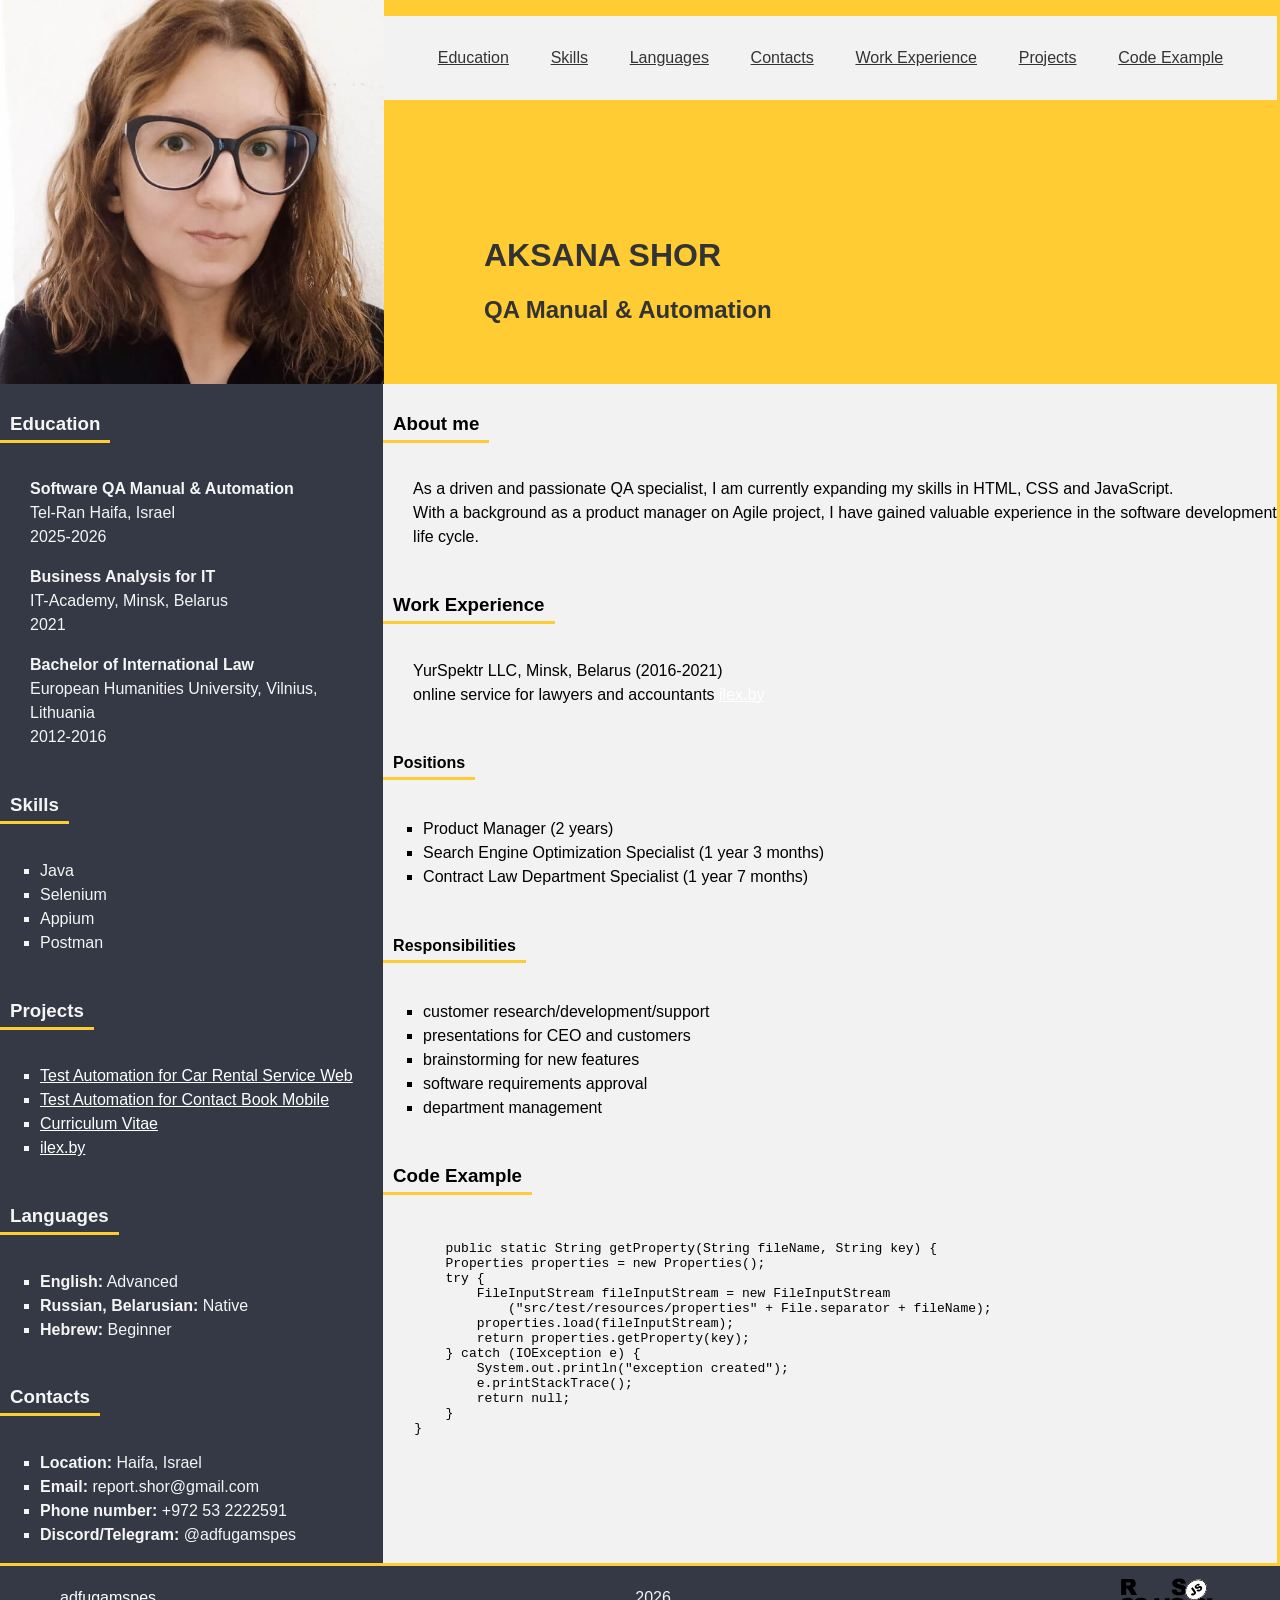
<file: index.html>
<!DOCTYPE html>
<html lang="en">
<head>
    <meta charset="UTF-8">
    <meta name="viewport" content="width=device-width, initial-scale=1.0">
    <title>Aksana Shor CV</title>
    <link rel="stylesheet" href="./style.css">
    </head>
<body>
    <header>
        <div class="container">
            <img class="my-photo-image" src="assets/img/my-photo.jpg" alt="my-photo">
            <div class="header-info">
                <nav class="nav">
                    <ul class="nav-list">
                        <li class="nav-item"><a href="#education" class="nav-link">Education</a></li>
                        <li class="nav-item"><a href="#skills" class="nav-link">Skills</a></li>
                        <li class="nav-item"><a href="#languages" class="nav-link">Languages</a></li>
                        <li class="nav-item"><a href="#contacts" class="nav-link">Contacts</a></li>
                        <li class="nav-item"><a href="#work-experience" class="nav-link">Work Experience</a></li>
                        <li class="nav-item"><a href="#projects" class="nav-link">Projects</a></li>
                        <li class="nav-item"><a href="#code-example" class="nav-link">Code Example</a></li>
                    </ul>
                </nav>
                <div class="header-info-name">
                    <h1 class="header-info">AKSANA SHOR</h1>
                    <h2 class="header-info">QA Manual &amp; Automation</h2>
                    
                </div>
            </div>
        </div>
    </header>


    <main>
            <div class="main-container">
                <aside class="additional-info">
                    <div class="container-additional-info">
                        <div class="education">
                            <a id="education"></a>
                                <h3>Education</h3>
                                <p><b>Software QA Manual &amp; Automation</b>
                                    <br>Tel-Ran Haifa, Israel
                                    <br>2025-2026</p>
                                <p><b>Business Analysis for IT</b>
                                    <br> IT-Academy, Minsk, Belarus
                                    <br> 2021</p>
                                <p><b>Bachelor of International Law</b>
                                    <br>European Humanities University, Vilnius, Lithuania
                                <br>2012-2016</p>
                                </div>
                            <div class="skills">
                            <a id="skills"></a>
                        <h3>Skills</h3>
                        <ul>
                            <li>Java</li>
                            <li>Selenium</li>
                            <li>Appium</li>
                            <li>Postman</li>
                        </ul>
                    </div>  
                <div class="projects">
                    <a id="projects"></a>
                    <h3>Projects</h3>
                    <ul>
                        <li><a href="https://github.com/adfugamspes/QA50_32_iLCarro_Web">Test Automation for Car Rental Service Web</a></li>
                        <li><a href="https://github.com/adfugamspes/QA_50_32_PhoneBook_ApiRest_Mobile">Test Automation for Contact Book  Mobile</a></li>
                        <li><a href="https://adfugamspes.github.io/rsschool-cv/">Curriculum Vitae</a></li>
                        <li><a href="https://ilex.by/ob-ilex/">ilex.by</a></li>
                    </ul>  
                </div>
                    <div class="languages">
                        <a id="languages"></a> 
                        <h3>Languages</h3>
                        <ul>
                            <li><b>English:</b> Advanced</li>
                            <li><b>Russian, Belarusian:</b> Native</li>
                            <li><b>Hebrew:</b> Beginner</li>
                        </ul>
                    </div>
                    <div class="contacts">
                        <a id="contacts"></a>
                        <h3>Contacts</h3>
                        <ul>
                            <li><b>Location:</b> Haifa, Israel</li>
                            <li><b>Email:</b> report.shor@gmail.com</li>
                            <li><b>Phone number:</b> +972 53 2222591</li>
                            <li><b>Discord/Telegram:</b> @adfugamspes</li>
                        </ul>
                    </div>
                </div>
                </aside>
                <div class="main-info">
                    <div class="container-main-info">
                        <h3>About me</h3>
                        <p>As a driven and passionate QA specialist, I am currently expanding my skills in HTML, CSS and JavaScript.<br>
                         With a background as a product manager on Agile project, I have gained valuable experience in the software development life cycle.</p>
                        <a id="work-experience"></a> 
                    <h3>Work Experience</h3>
                    <p>YurSpektr LLC, Minsk, Belarus (2016-2021)
                        <br>
                        online service for lawyers and accountants <a href="https://ilex.by/ob-ilex/">ilex.by</a> 
                    </p>
                    <h4>Positions</h4>
                    <ul>
                        <li>Product Manager (2 years)</li>
                        <li>Search Engine Optimization Specialist (1 year 3 months)</li>
                        <li>Contract Law Department Specialist (1 year 7 months)</li>
                    </ul>
                    <h4>Responsibilities</h4>
                    <ul>
                        <li>customer research/development/support</li>
                        <li>presentations for CEO and customers</li>
                        <li>brainstorming for new features</li>
                        <li>software requirements approval</li>
                        <li>department management</li>
                    </ul>
                    <a id="code-example"></a>                   
                    <h3>Code Example</h3>
                    <pre>
                        <code>
        public static String getProperty(String fileName, String key) {
        Properties properties = new Properties();
        try {
            FileInputStream fileInputStream = new FileInputStream
                ("src/test/resources/properties" + File.separator + fileName);
            properties.load(fileInputStream);
            return properties.getProperty(key);
        } catch (IOException e) {
            System.out.println("exception created");
            e.printStackTrace();
            return null;
        }
    }
                        </code>
                    </pre>
                </div>
                </div>
                </div>
    </main>


    <footer class="footer">
        <div class="container">
            <div class="footer-container">
                <a href="https://github.com/adfugamspes">adfugamspes</a>
                <p>2026</p>
                <a href="https://rs.school/courses/javascript-preschool-ru">
                <img class="rs-school-image" src="assets/svg/rsschool-logo.svg" alt="rsschool-logo">
                </a>
            </div> 
        </div>
    </footer>
</body>
</html>
</file>
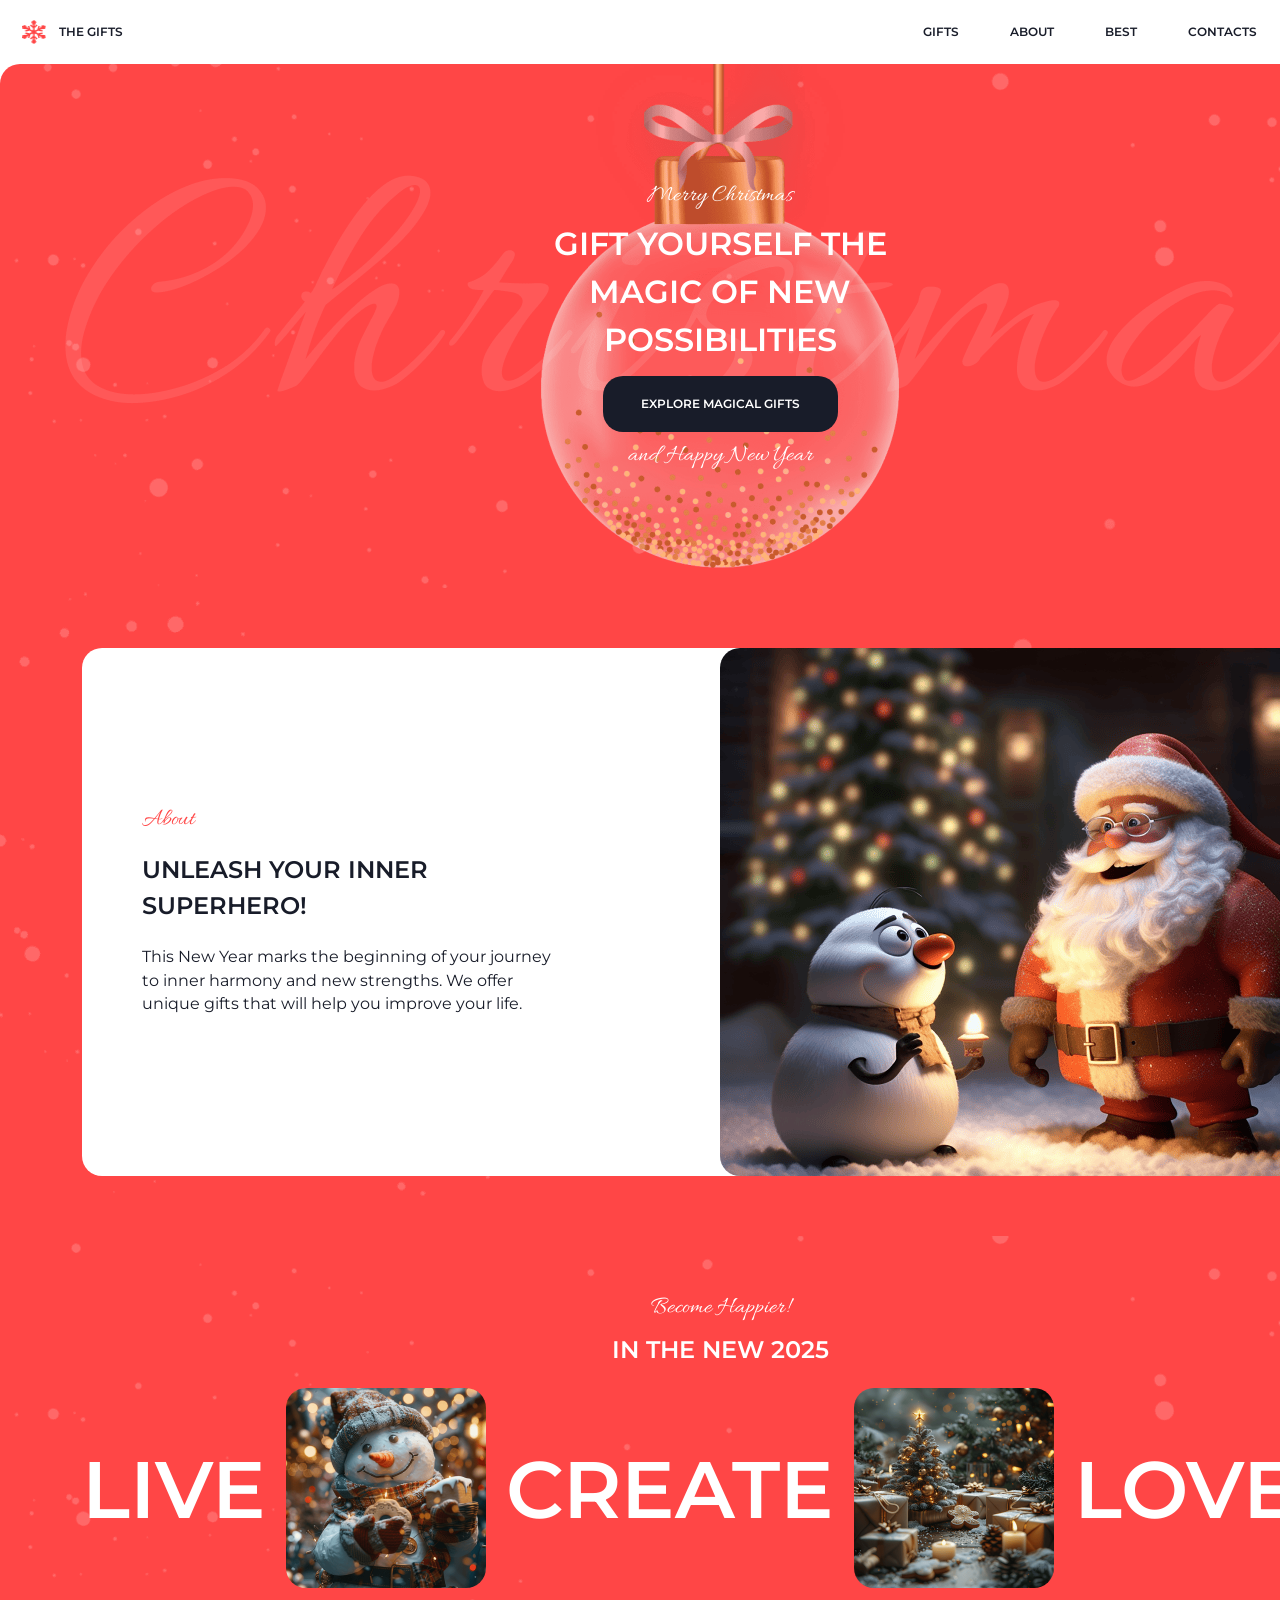
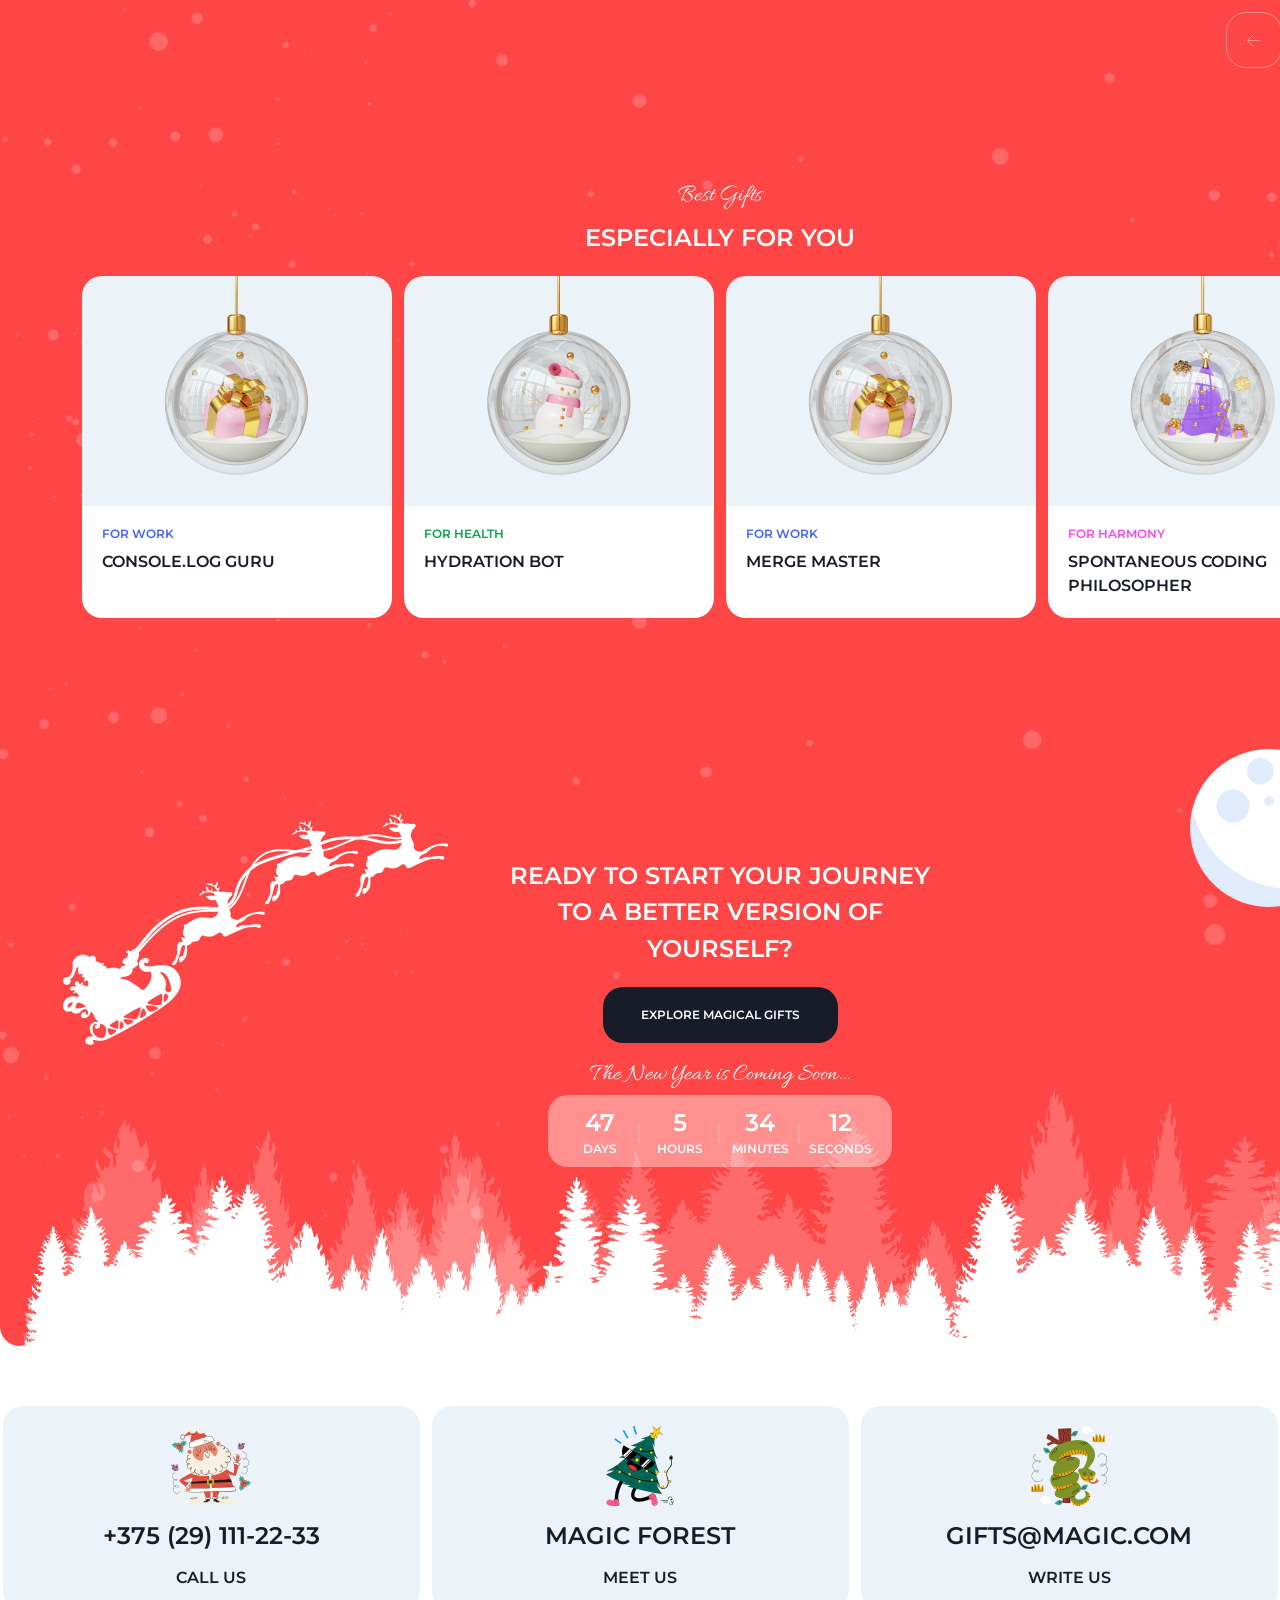
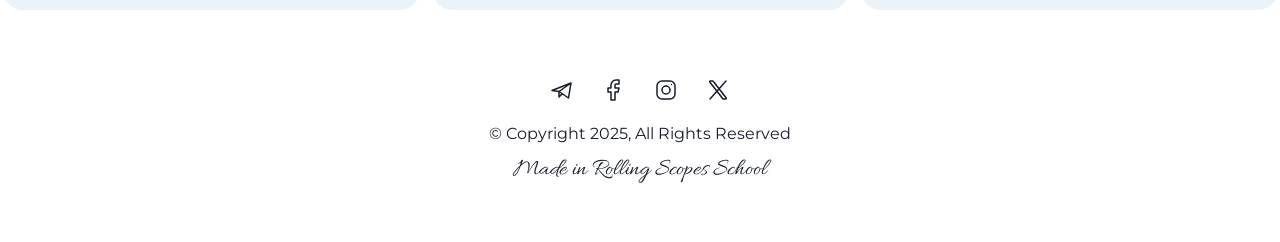
<file: christmas-shop/index.html>
<!DOCTYPE html>
<html lang="en">

<head>
    <meta charset="UTF-8">
    <meta name="viewport" content="width=device-width, initial-scale=1.0">
    <title>Home Page</title>
    <link rel="icon" href="assets/Vector.png" type="image/png">
    <link rel="stylesheet" href="style.css">
    <link rel="preconnect" href="https://fonts.googleapis.com">
    <link rel="preconnect" href="https://fonts.gstatic.com" crossorigin>
    <link href="https://fonts.googleapis.com/css2?family=Allura&display=swap" rel="stylesheet">
    <link
        href="https://fonts.googleapis.com/css2?family=Allura&family=Montserrat:ital,wght@0,100..900;1,100..900&display=swap"
        rel="stylesheet">
</head>

<body>
    <header>
        <div class="container">
            <div class="header-container">
                <a class="logo" href="./">
                    <img alt="snowflake" src="assets/Vector.png">
                    THE GIFTS
                </a>
                <nav class="nav-menu">
                    <ul class="nav-menu-items">
                        <li><a href="gifts/">GIFTS</a></li>
                        <li><a href="#about">ABOUT</a></li>
                        <li><a href="#best">BEST</a></li>
                        <li><a href="#footer">CONTACTS</a></li>
                    </ul>
                </nav>

            </div>
        </div>
    </header>

    <main>
        <div class="container">
            <div class="main-container">
                <div class="hero-section">
                    <div class="congrats-container">
                        <p>Merry Christmas</p>
                        <h1>Gift yourself the magic of new possibilities</h1>
                        <a href="gifts/">Explore Magical Gifts</a>
                        <p>and Happy New Year</p>
                    </div>
                </div>
                <div id="about" class="about-section">
                    <div class="about-section-container">
                        <div class="about-section-text">
                            <p id="about-special">About</p>
                            <h2>Unleash your inner superhero!</h2>
                            <p>This New Year marks the beginning of your journey to inner harmony and new strengths. We
                                offer unique gifts that will help you improve your life.</p>
                        </div>
                        <img alt="santa-clause-and-snowman" src="assets/santa.png">
                    </div>
                </div>
                <div class="slider-section">
                    <div class="slider-container">
                        <div class="become-happier">
                            <p>Become Happier!</p>
                            <h2>in the new 2025</h2>
                        </div>
                        <div class="slider">
                            <div class="slide">
                                <p>Live</p>
                            </div>
                            <div class="slide">
                                <img alt="slider-image-1" src="assets/snowman.png">
                            </div>
                            <div class="slide">
                                <p>Create</p>
                            </div>
                            <div class="slide">
                                <img alt="slider-image-2" src="assets/christmas-trees.png">
                            </div>
                            <div class="slide">
                                <p>Love</p>
                            </div>
                            <div class="slide">
                                <img alt="slider-image-3" src="assets/christmas-tree-ball.png">
                            </div>
                            <div class="slide">
                                <p>Dream</p>
                            </div>
                            <div class="slide">
                                <img alt="slider-image-4" src="assets/fairytale-house.png">
                            </div>
                        </div>
                        <div class="slider-arrows">
                            <button disabled><svg width="14" height="13" viewBox="0 0 14 13"
                                    xmlns="http://www.w3.org/2000/svg">
                                    <path d="M13 6.5H0.5M0.5 6.5L6.5 0.5M0.5 6.5L6.5 12.5" stroke-linecap="round"
                                        stroke-linejoin="round" />
                                </svg>
                            </button>
                            <button><svg width="14" height="13" viewBox="0 0 14 13" xmlns="http://www.w3.org/2000/svg">
                                    <path d="M0.5 6.5H13M13 6.5L7 0.5M13 6.5L7 12.5" stroke-linecap="round"
                                        stroke-linejoin="round" />
                                </svg></button>

                        </div>
                    </div>
                </div>
                <div id="best" class="best-gifts-section">
                    <div class="best-gifts-container">
                        <p>Best Gifts</p>
                        <h2>especially for you</h2>
                        <div class="gift-cards">
                            <div class="card">
                                <img alt="image-card-1" src="assets/gift-for-work.png">
                                <div class="card-bottom blue">
                                    <h2>For work</h2>
                                    <h3>Console.log Guru</h3>
                                </div>
                            </div>

                            <div class="card">
                                <img alt="image-card-2" src="assets/gift-for-health.png">
                                <div class="card-bottom green">
                                    <h2>For health</h2>
                                    <h3>Hydration Bot</h3>
                                </div>
                            </div>

                            <div class="card">
                                <img alt="image-card-3" src="assets/gift-for-work.png">
                                <div class="card-bottom blue">
                                    <h2>For work</h2>
                                    <h3>Merge Master</h3>
                                </div>
                            </div>

                            <div class="card">
                                <img alt="image-card-4" src="assets/gift-for-harmony.png">
                                <div class="card-bottom purple">
                                    <h2>For harmony</h2>
                                    <h3>Spontaneous Coding Philosopher</h3>
                                </div>
                            </div>
                        </div>
                    </div>
                </div>

                <div class="CTA-section">
                    <div class="CTA-container">
                        <div class="CTA-text">
                            <h2>Ready to start your journey to a better version of yourself?</h2>
                            <a href="gifts/">Explore Magical Gifts</a>
                            <div class="timer-container">
                                <p>The New Year is Coming Soon...</p>
                                <div class="timer">
                                    <div class="timer-item">
                                        <h2>47</h2>
                                        <h3>days</h3>
                                    </div>
                                    <div class="timer-item">
                                        <h2>5</h2>
                                        <h3>hours</h3>
                                    </div>
                                    <div class="timer-item">
                                        <h2>34</h2>
                                        <h3>minutes</h3>
                                    </div>
                                    <div class="timer-item">
                                        <h2>12</h2>
                                        <h3>seconds</h3>
                                    </div>
                                </div>
                            </div>
                        </div>
                    </div>
                </div>
            </div>
        </div>
    </main>

    <footer>
        <div id="footer" class="container">
            <div class="footer-container">
                <div class="contact-info">
                    <a href="tel:+375291112233" class="contact-info-card">
                        <img alt="phone-image" src="assets/santa-claus.svg">
                        <p>+375 (29) 111-22-33</p>
                        <h3>Call Us</h3>
                    </a>
                    <a target="_blank" href="https://maps.app.goo.gl/oHwGcKvwKrzkac5cA" class="contact-info-card">
                        <img alt="phone-image" src="assets/christmas-tree.svg">
                        <p>Magic forest</p>
                        <h3>meet us</h3>
                    </a>
                    <a href="mailto:gifts@magic.com" class="contact-info-card">
                        <img alt="phone-image" src="assets/snake.svg">
                        <p>gifts@magic.com</p>
                        <h3>write us</h3>
                    </a>
                </div>
                <div class="footer-info">
                    <div class="footer-copyright">
                        <div class="social-networks">
                            <a>
                                <svg width="24" height="24" viewBox="0 0 24 24" fill="none"
                                    xmlns="http://www.w3.org/2000/svg">
                                    <path
                                        d="M21 5L2 12.5L9 13.5M21 5L18.5 20L9 13.5M21 5L9 13.5M9 13.5V19L12.2488 15.7229"
                                        stroke="#181C29" stroke-width="1.5" stroke-linecap="round"
                                        stroke-linejoin="round" />
                                </svg>
                            </a>
                            <a>
                                <svg width="24" height="24" viewBox="0 0 24 24" fill="none"
                                    xmlns="http://www.w3.org/2000/svg">
                                    <path
                                        d="M17 2H14C12.6739 2 11.4021 2.52678 10.4645 3.46447C9.52678 4.40215 9 5.67392 9 7V10H6V14H9V22H13V14H16L17 10H13V7C13 6.73478 13.1054 6.48043 13.2929 6.29289C13.4804 6.10536 13.7348 6 14 6H17V2Z"
                                        stroke="#181C29" stroke-width="1.5" stroke-linecap="round"
                                        stroke-linejoin="round" />
                                </svg>
                            </a>
                            <a>
                                <svg width="24" height="24" viewBox="0 0 24 24" fill="none"
                                    xmlns="http://www.w3.org/2000/svg">
                                    <path
                                        d="M12 16C14.2091 16 16 14.2091 16 12C16 9.79086 14.2091 8 12 8C9.79086 8 8 9.79086 8 12C8 14.2091 9.79086 16 12 16Z"
                                        stroke="#181C29" stroke-width="1.5" stroke-linecap="round"
                                        stroke-linejoin="round" />
                                    <path
                                        d="M3 16V8C3 5.23858 5.23858 3 8 3H16C18.7614 3 21 5.23858 21 8V16C21 18.7614 18.7614 21 16 21H8C5.23858 21 3 18.7614 3 16Z"
                                        stroke="#181C29" stroke-width="1.5" />
                                    <path d="M17.5 6.51L17.51 6.49889" stroke="#181C29" stroke-width="1.5"
                                        stroke-linecap="round" stroke-linejoin="round" />
                                </svg>
                            </a>
                            <a>
                                <svg width="24" height="24" viewBox="0 0 24 24" fill="none"
                                    xmlns="http://www.w3.org/2000/svg">
                                    <path
                                        d="M16.8198 20.7684L3.75317 3.96836C3.44664 3.57425 3.72749 3 4.22678 3H6.70655C6.8917 3 7.06649 3.08548 7.18016 3.23164L20.2468 20.0316C20.5534 20.4258 20.2725 21 19.7732 21H17.2935C17.1083 21 16.9335 20.9145 16.8198 20.7684Z"
                                        stroke="#181C29" stroke-width="1.5" />
                                    <path d="M20 3L4 21" stroke="#181C29" stroke-width="1.5" stroke-linecap="round" />
                                </svg>
                            </a>
                        </div>
                        <p>© Copyright 2025, All Rights Reserved</p>
                        <p><a target="_blank" href="https://rs.school/">Made in Rolling Scopes School</a></p>
                    </div>
                </div>
            </div>
        </div>
    </footer>
</body>

</html>
</file>
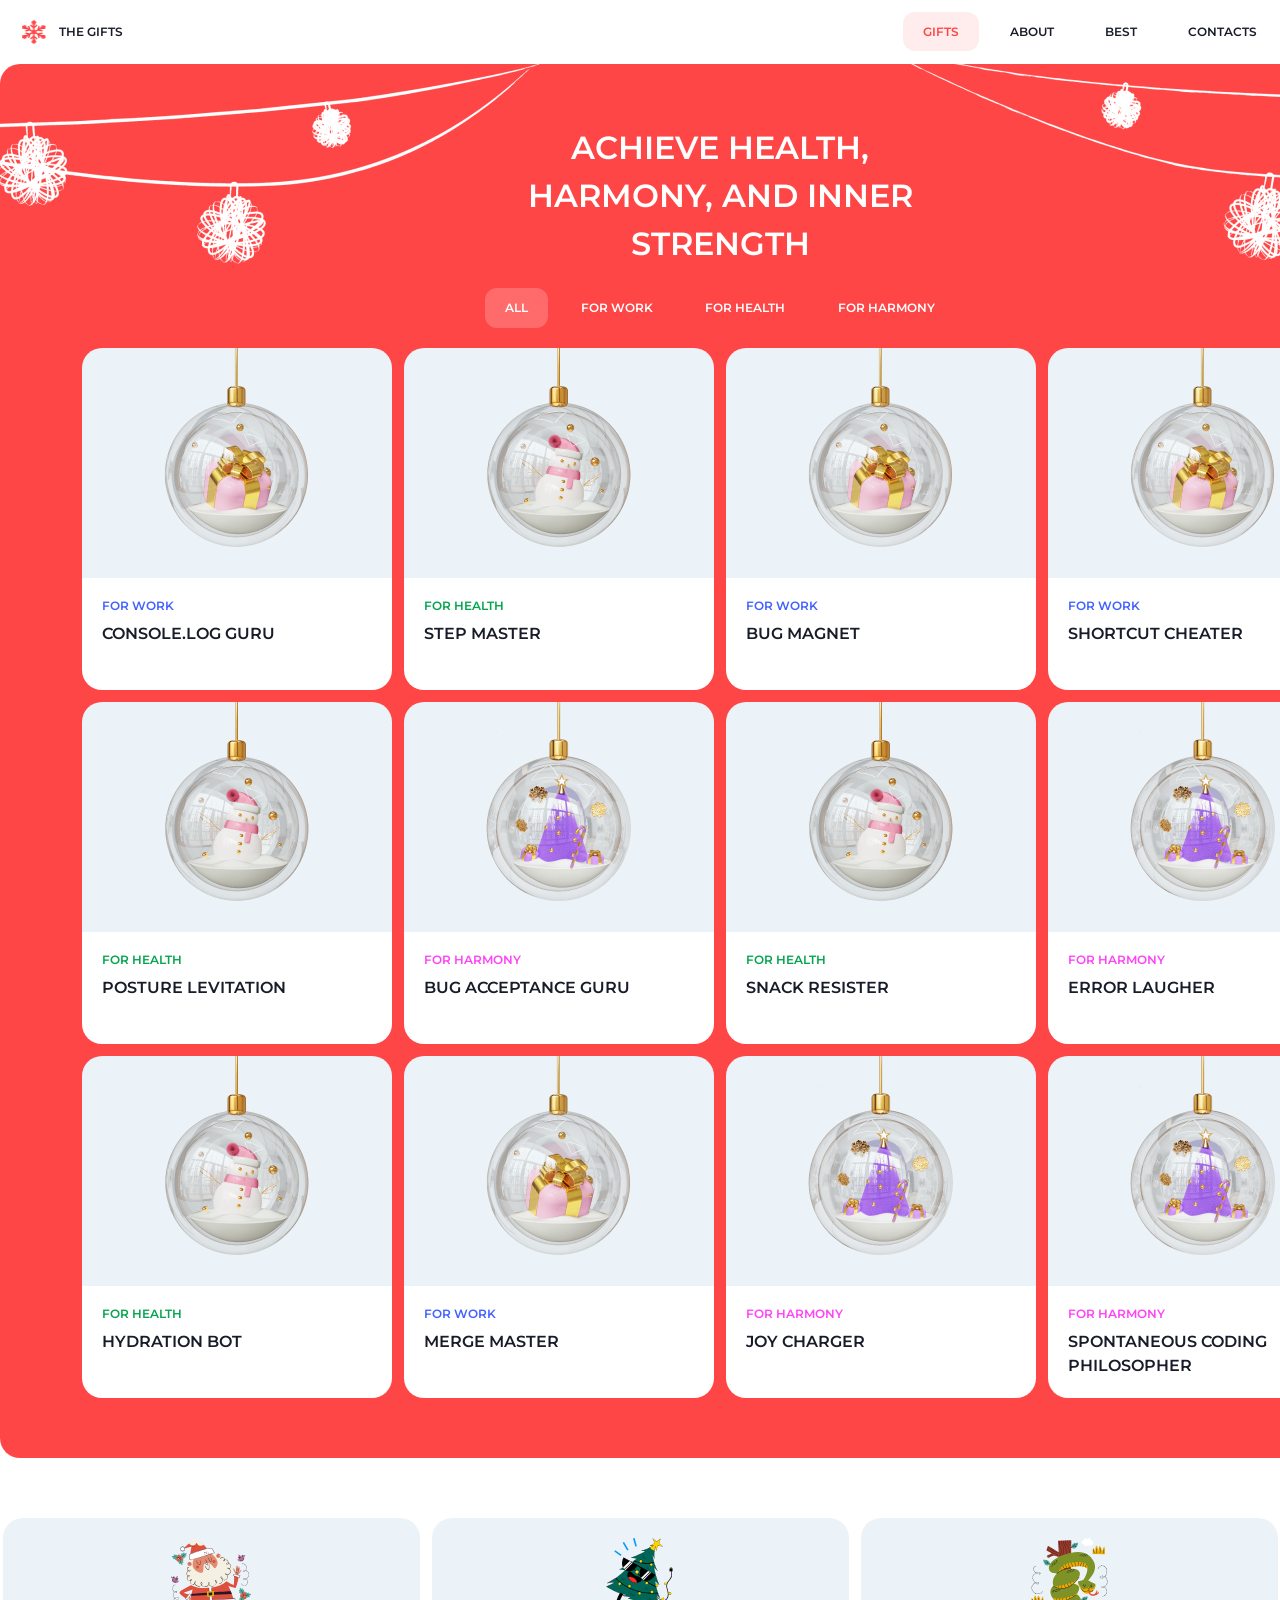
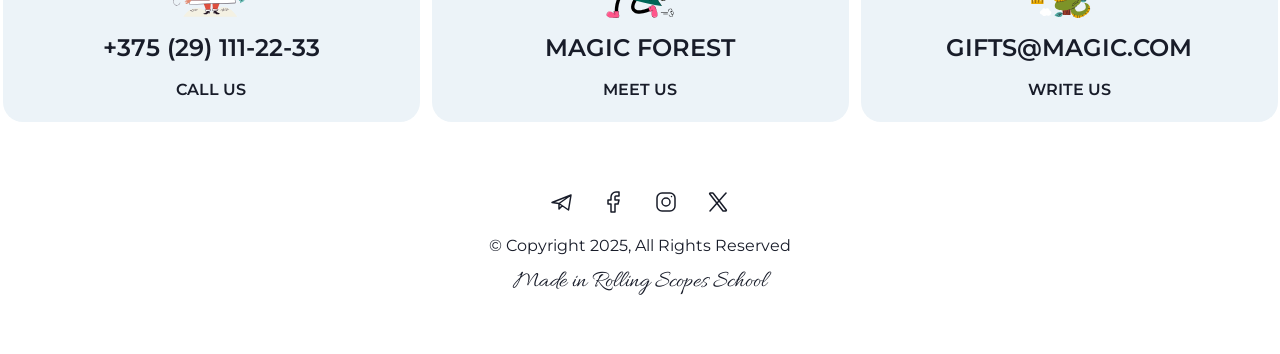
<file: christmas-shop/gifts/index.html>
<!DOCTYPE html>
<html lang="en">

<head>
    <meta charset="UTF-8">
    <meta name="viewport" content="width=device-width, initial-scale=1.0">
    <title>Gifts Page</title>
    <link rel="icon" href="../assets/Vector.png" type="image/png">
    <link rel="stylesheet" href="../style.css">
    <link rel="preconnect" href="https://fonts.googleapis.com">
    <link rel="preconnect" href="https://fonts.gstatic.com" crossorigin>
    <link href="https://fonts.googleapis.com/css2?family=Allura&display=swap" rel="stylesheet">
    <link
        href="https://fonts.googleapis.com/css2?family=Allura&family=Montserrat:ital,wght@0,100..900;1,100..900&display=swap"
        rel="stylesheet">
</head>

<body>
    <header>
        <div class="container">
            <div class="header-container">
                <a class="logo" href="../">
                    <img alt="snowflake" src="../assets/Vector.png">
                    THE GIFTS
                </a>
                <nav class="nav-menu">
                    <ul class="nav-menu-items">
                        <li><a aria-disabled="true">GIFTS</a></li>
                        <li><a href="../#about">ABOUT</a></li>
                        <li><a href="../#best">BEST</a></li>
                        <li><a href="#footer">CONTACTS</a></li>
                    </ul>
                </nav>
            </div>
        </div>
    </header>

    <main>
        <div class="container">
            <div class="gift-section">
                <div class="gift-garland-container">
                </div>
                <div class="gift-section-content">
                    <h1>Achieve health, harmony, and inner strength</h1>
                    <div class="tabs-container">
                        <button disabled class="tab-item">All</button>
                        <button class="tab-item">For Work</button>
                        <button class="tab-item">For Health</button>
                        <button class="tab-item">For Harmony</button>
                    </div>
                    <div class="cards-container">
                        <div class="card">
                            <img alt="card-1" src="../assets/gift-for-work.png">
                            <div class="card-bottom blue">
                                <h2>For work</h2>
                                <h3>Console.log Guru</h3>
                            </div>
                        </div>

                        <div class="card">
                            <img alt="card-2" src="../assets/gift-for-health.png">
                            <div class="card-bottom green">
                                <h2>For health</h2>
                                <h3>Step Master</h3>
                            </div>
                        </div>

                        <div class="card">
                            <img alt="card-3" src="../assets/gift-for-work.png">
                            <div class="card-bottom blue">
                                <h2>For work</h2>
                                <h3>Bug Magnet</h3>
                            </div>
                        </div>

                        <div class="card">
                            <img alt="card-4" src="../assets/gift-for-work.png">
                            <div class="card-bottom blue">
                                <h2>For work</h2>
                                <h3>Shortcut Cheater</h3>
                            </div>
                        </div>

                        <div class="card">
                            <img alt="card-5" src="../assets/gift-for-health.png">
                            <div class="card-bottom green">
                                <h2>For health</h2>
                                <h3>Posture Levitation</h3>
                            </div>
                        </div>

                        <div class="card">
                            <img alt="card-6" src="../assets/gift-for-harmony.png">
                            <div class="card-bottom purple">
                                <h2>For harmony</h2>
                                <h3>Bug Acceptance Guru</h3>
                            </div>
                        </div>

                        <div class="card">
                            <img alt="card-7" src="../assets/gift-for-health.png">
                            <div class="card-bottom green">
                                <h2>For health</h2>
                                <h3>Snack Resister</h3>
                            </div>
                        </div>

                        <div class="card">
                            <img alt="card-8" src="../assets/gift-for-harmony.png">
                            <div class="card-bottom purple">
                                <h2>For harmony</h2>
                                <h3>Error Laugher</h3>
                            </div>
                        </div>

                        <div class="card">
                            <img alt="card-9" src="../assets/gift-for-health.png">
                            <div class="card-bottom green">
                                <h2>For health</h2>
                                <h3>Hydration Bot</h3>
                            </div>
                        </div>

                        <div class="card">
                            <img alt="card-10" src="../assets/gift-for-work.png">
                            <div class="card-bottom blue">
                                <h2>For work</h2>
                                <h3>Merge Master</h3>
                            </div>
                        </div>

                        <div class="card">
                            <img alt="card-11" src="../assets/gift-for-harmony.png">
                            <div class="card-bottom purple">
                                <h2>For harmony</h2>
                                <h3>Joy Charger</h3>
                            </div>
                        </div>

                        <div class="card">
                            <img alt="card-12" src="../assets/gift-for-harmony.png">
                            <div class="card-bottom purple">
                                <h2>For harmony</h2>
                                <h3>Spontaneous Coding Philosopher</h3>
                            </div>
                        </div>
                    </div>
                </div>
            </div>
        </div>
    </main>

    <footer>
        <div id="footer" class="container">
            <div class="footer-container">
                <div class="contact-info">
                    <a href="tel:+375291112233" class="contact-info-card">
                        <img alt="phone-image" src="../assets/santa-claus.svg">
                        <p>+375 (29) 111-22-33</p>
                        <h3>Call Us</h3>
                    </a>
                    <a target="_blank" href="https://maps.app.goo.gl/oHwGcKvwKrzkac5cA" class="contact-info-card">
                        <img alt="phone-image" src="../assets/christmas-tree.svg">
                        <p>Magic forest</p>
                        <h3>meet us</h3>
                    </a>
                    <a href="mailto:gifts@magic.com" class="contact-info-card">
                        <img alt="phone-image" src="../assets/snake.svg">
                        <p>gifts@magic.com</p>
                        <h3>write us</h3>
                    </a>
                </div>
                <div class="footer-info">
                    <div class="footer-copyright">
                        <div class="social-networks">
                            <a>
                                <svg width="24" height="24" viewBox="0 0 24 24" fill="none"
                                    xmlns="http://www.w3.org/2000/svg">
                                    <path
                                        d="M21 5L2 12.5L9 13.5M21 5L18.5 20L9 13.5M21 5L9 13.5M9 13.5V19L12.2488 15.7229"
                                        stroke="#181C29" stroke-width="1.5" stroke-linecap="round"
                                        stroke-linejoin="round" />
                                </svg>
                            </a>
                            <a>
                                <svg width="24" height="24" viewBox="0 0 24 24" fill="none"
                                    xmlns="http://www.w3.org/2000/svg">
                                    <path
                                        d="M17 2H14C12.6739 2 11.4021 2.52678 10.4645 3.46447C9.52678 4.40215 9 5.67392 9 7V10H6V14H9V22H13V14H16L17 10H13V7C13 6.73478 13.1054 6.48043 13.2929 6.29289C13.4804 6.10536 13.7348 6 14 6H17V2Z"
                                        stroke="#181C29" stroke-width="1.5" stroke-linecap="round"
                                        stroke-linejoin="round" />
                                </svg>
                            </a>
                            <a>
                                <svg width="24" height="24" viewBox="0 0 24 24" fill="none"
                                    xmlns="http://www.w3.org/2000/svg">
                                    <path
                                        d="M12 16C14.2091 16 16 14.2091 16 12C16 9.79086 14.2091 8 12 8C9.79086 8 8 9.79086 8 12C8 14.2091 9.79086 16 12 16Z"
                                        stroke="#181C29" stroke-width="1.5" stroke-linecap="round"
                                        stroke-linejoin="round" />
                                    <path
                                        d="M3 16V8C3 5.23858 5.23858 3 8 3H16C18.7614 3 21 5.23858 21 8V16C21 18.7614 18.7614 21 16 21H8C5.23858 21 3 18.7614 3 16Z"
                                        stroke="#181C29" stroke-width="1.5" />
                                    <path d="M17.5 6.51L17.51 6.49889" stroke="#181C29" stroke-width="1.5"
                                        stroke-linecap="round" stroke-linejoin="round" />
                                </svg>
                            </a>
                            <a>
                                <svg width="24" height="24" viewBox="0 0 24 24" fill="none"
                                    xmlns="http://www.w3.org/2000/svg">
                                    <path
                                        d="M16.8198 20.7684L3.75317 3.96836C3.44664 3.57425 3.72749 3 4.22678 3H6.70655C6.8917 3 7.06649 3.08548 7.18016 3.23164L20.2468 20.0316C20.5534 20.4258 20.2725 21 19.7732 21H17.2935C17.1083 21 16.9335 20.9145 16.8198 20.7684Z"
                                        stroke="#181C29" stroke-width="1.5" />
                                    <path d="M20 3L4 21" stroke="#181C29" stroke-width="1.5" stroke-linecap="round" />
                                </svg>
                            </a>
                        </div>
                        <p>© Copyright 2025, All Rights Reserved</p>
                        <p><a target="_blank" href="https://rs.school/">Made in Rolling Scopes School</a></p>
                    </div>
                </div>
            </div>
        </div>
    </footer>

</body>

</html>
</file>
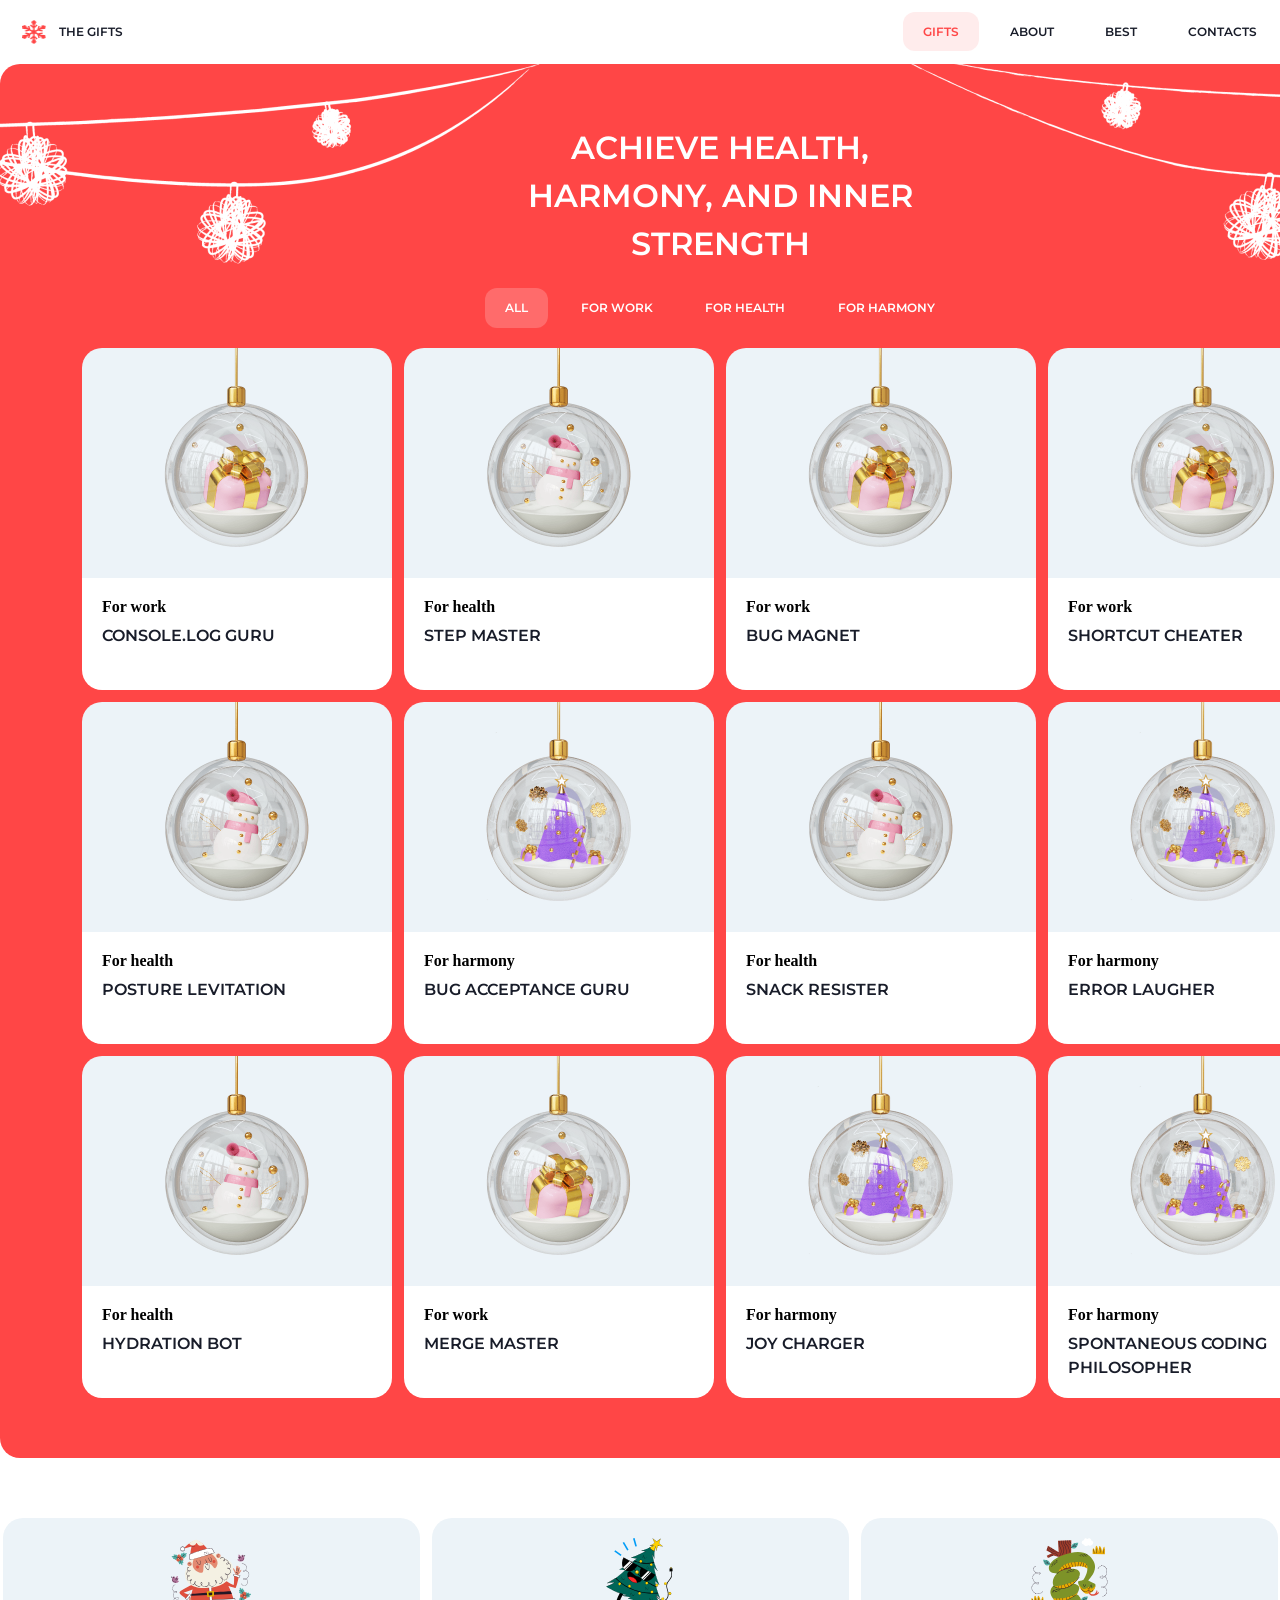
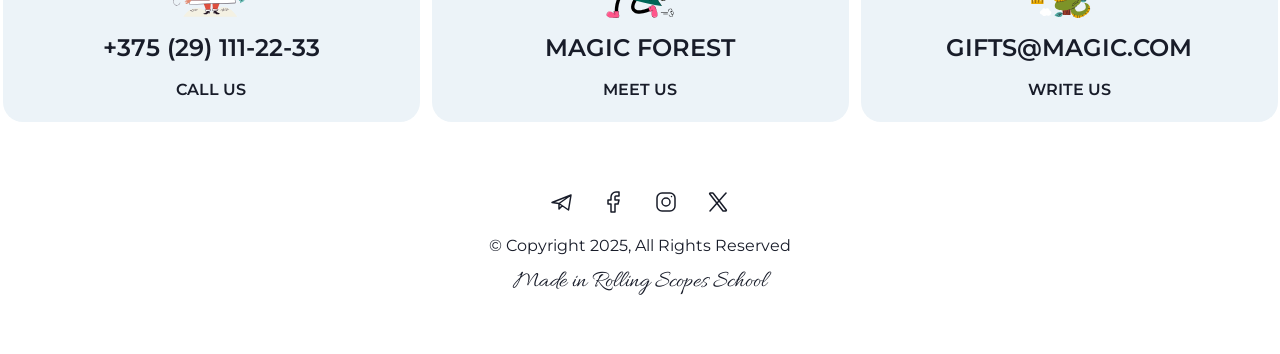
<file: christmas-shop/gifts.html>
<!DOCTYPE html>
<html lang="en">

<head>
    <meta charset="UTF-8">
    <meta name="viewport" content="width=device-width, initial-scale=1.0">
    <title>Gifts Page</title>
    <link rel="icon" href="assets/Vector.png" type="image/png">
    <link rel="stylesheet" href="style.css">
    <link rel="preconnect" href="https://fonts.googleapis.com">
    <link rel="preconnect" href="https://fonts.gstatic.com" crossorigin>
    <link href="https://fonts.googleapis.com/css2?family=Allura&display=swap" rel="stylesheet">
    <link
        href="https://fonts.googleapis.com/css2?family=Allura&family=Montserrat:ital,wght@0,100..900;1,100..900&display=swap"
        rel="stylesheet">
</head>

<body>
    <header>
        <div class="container">
            <div class="header-container">
                <a class="logo" href="index.html">
                    <img alt="snowflake" src="assets/Vector.png">
                    THE GIFTS
                </a>
                <nav class="nav-menu">
                    <ul class="nav-menu-items">
                        <li><a aria-disabled="true">GIFTS</a></li>
                        <li><a href="index.html#about">ABOUT</a></li>
                        <li><a href="index.html#best">BEST</a></li>
                        <li><a href="#footer">CONTACTS</a></li>
                    </ul>
                </nav>
            </div>
        </div>
    </header>

    <main>
        <div class="container">
            <div class="gift-section">
                <div class="gift-garland-container">
                </div>
                <div class="gift-section-content">
                    <h1>Achieve health, harmony, and inner strength</h1>
                    <div class="tabs-container">
                        <button disabled class="tab-item">All</button>
                        <button class="tab-item">For Work</button>
                        <button class="tab-item">For Health</button>
                        <button class="tab-item">For Harmony</button>
                    </div>
                    <div class="cards-container">
                        <div class="card">
                            <img alt="card-1" src="assets/gift-for-work.png">
                            <div class="card-bottom blue">
                                <h4>For work</h4>
                                <h3>Console.log Guru</h3>
                            </div>
                        </div>

                        <div class="card">
                            <img alt="card-2" src="assets/gift-for-health.png">
                            <div class="card-bottom green">
                                <h4>For health</h4>
                                <h3>Step Master</h3>
                            </div>
                        </div>

                        <div class="card">
                            <img alt="card-3" src="assets/gift-for-work.png">
                            <div class="card-bottom blue">
                                <h4>For work</h4>
                                <h3>Bug Magnet</h3>
                            </div>
                        </div>

                        <div class="card">
                            <img alt="card-4" src="assets/gift-for-work.png">
                            <div class="card-bottom blue">
                                <h4>For work</h4>
                                <h3>Shortcut Cheater</h3>
                            </div>
                        </div>

                        <div class="card">
                            <img alt="card-5" src="assets/gift-for-health.png">
                            <div class="card-bottom green">
                                <h4>For health</h4>
                                <h3>Posture Levitation</h3>
                            </div>
                        </div>

                        <div class="card">
                            <img alt="card-6" src="assets/gift-for-harmony.png">
                            <div class="card-bottom purple">
                                <h4>For harmony</h4>
                                <h3>Bug Acceptance Guru</h3>
                            </div>
                        </div>

                        <div class="card">
                            <img alt="card-7" src="assets/gift-for-health.png">
                            <div class="card-bottom green">
                                <h4>For health</h4>
                                <h3>Snack Resister</h3>
                            </div>
                        </div>

                        <div class="card">
                            <img alt="card-8" src="assets/gift-for-harmony.png">
                            <div class="card-bottom purple">
                                <h4>For harmony</h4>
                                <h3>Error Laugher</h3>
                            </div>
                        </div>

                        <div class="card">
                            <img alt="card-9" src="assets/gift-for-health.png">
                            <div class="card-bottom green">
                                <h4>For health</h4>
                                <h3>Hydration Bot</h3>
                            </div>
                        </div>

                        <div class="card">
                            <img alt="card-10" src="assets/gift-for-work.png">
                            <div class="card-bottom blue">
                                <h4>For work</h4>
                                <h3>Merge Master</h3>
                            </div>
                        </div>

                        <div class="card">
                            <img alt="card-11" src="assets/gift-for-harmony.png">
                            <div class="card-bottom purple">
                                <h4>For harmony</h4>
                                <h3>Joy Charger</h3>
                            </div>
                        </div>

                        <div class="card">
                            <img alt="card-12" src="assets/gift-for-harmony.png">
                            <div class="card-bottom purple">
                                <h4>For harmony</h4>
                                <h3>Spontaneous Coding Philosopher</h3>
                            </div>
                        </div>
                    </div>
                </div>
            </div>
        </div>
    </main>

    <footer>
        <div id="footer" class="container">
            <div class="footer-container">
                <div class="contact-info">
                    <a href="tel:+375291112233" class="contact-info-card">
                        <img alt="phone-image" src="assets/santa-claus.svg">
                        <p>+375 (29) 111-22-33</p>
                        <h3>Call Us</h3>
                    </a>
                    <a target="_blank" href="https://maps.app.goo.gl/oHwGcKvwKrzkac5cA" class="contact-info-card">
                        <img alt="phone-image" src="assets/christmas-tree.svg">
                        <p>Magic forest</p>
                        <h3>meet us</h3>
                    </a>
                    <a href="mailto:gifts@magic.com" class="contact-info-card">
                        <img alt="phone-image" src="assets/snake.svg">
                        <p>gifts@magic.com</p>
                        <h3>write us</h3>
                    </a>
                </div>
                <div class="footer-info">
                    <div class="footer-copyright">
                        <div class="social-networks">
                            <a>
                                <svg width="24" height="24" viewBox="0 0 24 24" fill="none"
                                    xmlns="http://www.w3.org/2000/svg">
                                    <path
                                        d="M21 5L2 12.5L9 13.5M21 5L18.5 20L9 13.5M21 5L9 13.5M9 13.5V19L12.2488 15.7229"
                                        stroke="#181C29" stroke-width="1.5" stroke-linecap="round"
                                        stroke-linejoin="round" />
                                </svg>
                            </a>
                            <a>
                                <svg width="24" height="24" viewBox="0 0 24 24" fill="none"
                                    xmlns="http://www.w3.org/2000/svg">
                                    <path
                                        d="M17 2H14C12.6739 2 11.4021 2.52678 10.4645 3.46447C9.52678 4.40215 9 5.67392 9 7V10H6V14H9V22H13V14H16L17 10H13V7C13 6.73478 13.1054 6.48043 13.2929 6.29289C13.4804 6.10536 13.7348 6 14 6H17V2Z"
                                        stroke="#181C29" stroke-width="1.5" stroke-linecap="round"
                                        stroke-linejoin="round" />
                                </svg>
                            </a>
                            <a>
                                <svg width="24" height="24" viewBox="0 0 24 24" fill="none"
                                    xmlns="http://www.w3.org/2000/svg">
                                    <path
                                        d="M12 16C14.2091 16 16 14.2091 16 12C16 9.79086 14.2091 8 12 8C9.79086 8 8 9.79086 8 12C8 14.2091 9.79086 16 12 16Z"
                                        stroke="#181C29" stroke-width="1.5" stroke-linecap="round"
                                        stroke-linejoin="round" />
                                    <path
                                        d="M3 16V8C3 5.23858 5.23858 3 8 3H16C18.7614 3 21 5.23858 21 8V16C21 18.7614 18.7614 21 16 21H8C5.23858 21 3 18.7614 3 16Z"
                                        stroke="#181C29" stroke-width="1.5" />
                                    <path d="M17.5 6.51L17.51 6.49889" stroke="#181C29" stroke-width="1.5"
                                        stroke-linecap="round" stroke-linejoin="round" />
                                </svg>
                            </a>
                            <a>
                                <svg width="24" height="24" viewBox="0 0 24 24" fill="none"
                                    xmlns="http://www.w3.org/2000/svg">
                                    <path
                                        d="M16.8198 20.7684L3.75317 3.96836C3.44664 3.57425 3.72749 3 4.22678 3H6.70655C6.8917 3 7.06649 3.08548 7.18016 3.23164L20.2468 20.0316C20.5534 20.4258 20.2725 21 19.7732 21H17.2935C17.1083 21 16.9335 20.9145 16.8198 20.7684Z"
                                        stroke="#181C29" stroke-width="1.5" />
                                    <path d="M20 3L4 21" stroke="#181C29" stroke-width="1.5" stroke-linecap="round" />
                                </svg>
                            </a>
                        </div>
                        <p>© Copyright 2025, All Rights Reserved</p>
                        <p><a target="_blank" href="https://rs.school/">Made in Rolling Scopes School</a></p>
                    </div>
                </div>
            </div>
    </footer>

</body>

</html>
</file>
<file: style.css>
* {
  box-sizing: border-box;
}

html {
  scroll-behavior: smooth;
}

body {
  min-height: 100vh;
  padding: 0;
  margin: 0 auto;
  background-color: #F2F2F2;
  font-family: 'Roboto', sans-serif;

}

.container {
  display: flex;
  max-width: 1440px;
  margin: 0 auto;
}
.nav {
  width: 100%;
}

.header-info {
 width: 100%;
 justify-content: center;
 align-items: center;
 text-align: left;
}

.header-info-name {
  padding-top: 100px;
  padding-left: 100px;
}

.nav-item {
  list-style: none;
  margin: 0px;
  padding: 0px;
  display: inline;
}

.nav-list {
  display: flex;
  justify-content: space-between;
  align-items: center;
  padding: 30px 6%;
  background-color: #F2F2F2;
  border-right: 3px solid #FFCC33;
}

.my-photo-image {
  /* position: relative; */
  display: block;
  width: 30%;
  height: auto;
}

li {
  list-style: square;
  line-height: 1.5;
}

.main-info {
  width: 70%;
  
}

.main-container {
  display: flex;
  max-width: 1440px;
  flex: 1;
  margin: 0 auto;
  flex-direction: row;
  justify-content: flex-start;
  align-items: flex-start;
  background-color: #F2F2F2;
    border-right: 3px solid #FFCC33;
}

.container-additional-info {
  display: flex;
  margin: 0 auto;
  flex-wrap: wrap;
  justify-content: flex-start;
  /* align-items: stretch */
}

aside {
  width: 30%;
  height: 100%;
}

.container-main-info {
  display: block;
  margin: 0 auto;

}

h3,
h4 {
  display: inline-block;
  text-align: left;
  padding: 10px;
  border-bottom: 3px solid #FFCC33;
  padding-bottom: 5px;
  
}

p {
  padding-left: 30px;
  line-height: 1.5;
}

.rs-school-image {
  width: 100px;
  height: 60px;
}

.footer-container {
  width: 100%;
  display: flex;
  align-items: center;
  justify-content: space-between;
  background-color: #343945;
  color: whitesmoke;
  padding-left: 60px;
  padding-right: 60px;
      border-top: 3px solid #FFCC33;
}

.additional-info {
  background-color: #343945;
  color: whitesmoke;

}

.header-info {
  background-color: #FFCC33;
  color: #333333;

}

a{
  color:white;
}

a:visited {
  color: inherit;
}

nav a {
  color: inherit;

}

@media screen and (max-width: 666px) {
  .nav-list {
  display: flex;
  justify-content: space-between;
  align-items: center;
  padding: 10px 3%;
  background-color: #F2F2F2;
  font-size: smaller;
  }
  }

  .education {
    
  }
</file>
<file: christmas-shop/style.css>
* {
    margin: 0;
    padding: 0;
    box-sizing: border-box;
}

a {
    text-decoration: none;
    color: inherit;
}

button {
    background: none;
    border: none;
    padding: 0;
    font: inherit;
    cursor: pointer;
}

html {
    scroll-behavior: smooth;
}

.container {
    width: 1440px;
    margin: 0 auto;
}

body {
    margin: 0;
    display: flex;
    flex-direction: column;
    min-height: 100vh; 
}

header {
    height: 64px;
    background-color: #FFFFFF;
    font-family: Montserrat;
    font-weight: 600;
    font-size: 12px;
    line-height: 130%;
    letter-spacing: 5%;
    color: #181C29;
    display: flex;
    align-items: center;
}

.header-container {
    width: 1276px;
    margin: 0 auto;
    display: flex;
    gap: 12px;
    align-items: center;
    justify-content: center;
}

.logo {
    width: 141px;
    height: 40px;
    display: flex;
    align-items: center;
    padding: 8px 20px;
    justify-content: space-between;

}

.logo img {
    width: 24px;
    height: 24px;
}

.nav-menu {
    width: 1123px;
    height: 40px;
    display: flex;
    flex-direction: row-reverse;
}

.nav-menu-items {
    width: 376px;
    height: 40px;
    display: flex;
    flex-direction: row;
    align-items: center;
    list-style: none;
    gap: 8px;
    justify-content: space-around;
}

.nav-menu-items a {
    padding: 12px 20px;
}

.nav-menu-items a:hover {
    color: #FF4646;
    background-color: #FF46461A;
    border-radius: 12px;
    transition: all 0.5s ease;
}

.nav-menu-items a[aria-disabled="true"] {
    color: #ff4646;
    background-color: #ff46461a;
    pointer-events: none;
    border-radius: 12px;
}

.hero-section {
    height: 524px;
    background-color: #FF4646;
    background-image: url(assets/bg-ball.png), url(assets/bg-snow.png);
    background-repeat: no-repeat, no-repeat;
    background-size: 100%, cover;
    background-position: center, center;
    border-radius: 20px 20px 0 0;
    display: flex;
    justify-content: center;
    align-items: center;
}

.congrats-container {
    width: 426px;
    height: 404px;
    display: flex;
    flex-direction: column;
    align-items: center;
    gap: 12px;
    padding: 60px 0;
}


.congrats-container>p {
    font-family: Allura;
    font-weight: 400;
    font-style: Regular;
    font-size: 24px;
    line-height: 100%;
    letter-spacing: 5%;
    text-align: center;
    color: #FFFFFF;
}

.congrats-container>h1 {
    font-family: Montserrat;
    font-weight: 600;
    font-style: SemiBold;
    font-size: 32px;
    line-height: 150%;
    letter-spacing: 17%;
    text-align: center;
    text-transform: uppercase;
    color: #FFFFFF
}

.congrats-container>a {
    width: 235px;
    height: 56px;
    padding: 20px 32px;
    background-color: #181C29;
    border-radius: 20px;
    font-family: Montserrat;
    font-weight: 600;
    font-style: SemiBold;
    font-size: 12px;
    line-height: 130%;
    letter-spacing: 4%;
    text-align: center;
    text-transform: uppercase;
    color: #FFFFFF;
}

.congrats-container>a:hover {
    background-color: #FFFFFF;
    color: #181C29;
    transition: all 0.5s ease;
}


.about-section {
    height: 648px;
    background-color: #FF4646;
    display: flex;
    justify-content: center;
    align-items: center;
    background-image: url(assets/bg-snow.png);
    background-repeat: no-repeat;
    background-size: cover;
    background-position: center;
}

.about-section-container {
    width: 1276px;
    height: 528px;
    border-radius: 20px;
    background-color: #FFFFFF;
    display: flex;
    justify-content: space-between;
    gap: 20px;
}

.about-section-text {
    width: 426px;
    height: 328px;
    margin: 100px 60px;
    padding: 60px 0;
    display: flex;
    flex-direction: column;
    align-items: stretch;
    gap: 20px;
    padding: 60px auto;
}


#about-special {
    font-family: Allura;
    font-weight: 400;
    font-style: Regular;
    font-size: 24px;
    line-height: 100%;
    letter-spacing: 5%;
    color: #FF4646;
}


.about-section-text>h2 {
    font-family: Montserrat;
    font-weight: 600;
    font-style: SemiBold;
    font-size: 24px;
    line-height: 152%;
    letter-spacing: 16%;
    text-transform: uppercase;
    color: #181C29;
}

.about-section-text>p {
    font-family: Montserrat;
    font-weight: 400;
    font-style: Regular;
    font-size: 16px;
    line-height: 148%;
    letter-spacing: 0%;
    color: #181C29;
}

.about-section-container>img {
    border-radius: 20px;

}

.slider-section {
    height: 488px;
    background-color: #FF4646;
    background-image: url(assets/bg-snow.png);
    background-repeat: no-repeat;
    background-size: cover;
    background-position: center;
    display: flex;
    justify-content: center;
    align-items: center;
    overflow: hidden
}

.slider-container {
    width: 1276px;
    height: 368px;
    display: flex;
    flex-direction: column;
    gap: 20px;
}

.become-happier>p {
    font-family: Allura;
    font-weight: 400;
    font-style: Regular;
    font-size: 24px;
    line-height: 100%;
    letter-spacing: 5%;
    text-align: center;
    color: #FFFFFF;
    margin-bottom: 12px;
}

.become-happier>h2 {
    font-family: Montserrat;
    font-weight: 600;
    font-style: SemiBold;
    font-size: 24px;
    line-height: 152%;
    letter-spacing: 16%;
    text-align: center;
    text-transform: uppercase;
    color: #FFFFFF;
}

.slider {
    display: flex;
    flex-direction: row;
    align-items: center;
    gap: 20px;
}

.slide>p {
    font-family: Montserrat;
    font-weight: 600;
    font-style: SemiBold;
    font-size: 80px;
    line-height: 100%;
    letter-spacing: 0%;
    text-align: center;
    text-transform: uppercase;
    color: #FFFFFF;
}

.slide>img {
    width: 200px;
    height: 200px;
    border-radius: 20px;
}

.slider-arrows {
    display: flex;
    flex-direction: row;
    gap: 20px;
    justify-content: flex-end;
}

.slider-arrows button {
    width: 56px;
    height: 56px;
    border: 1px solid #FFFFFF;
    border-radius: 20px;
    background-color: transparent;
    display: flex;
    align-items: center;
    justify-content: center;
    cursor: pointer;
}

.slider-arrows svg {
    fill: #FFFFFF;
    stroke: #FFFFFF;
}

.slider-arrows button:hover {
    background-color: #FFFFFF;
    transition: all 0.5s ease;
}

.slider-arrows button:not(:disabled):hover {
    background-color: #FFFFFF;
    transition: all 0.5s ease;
}

.slider-arrows button:hover svg {
    fill: #FF4646;
    stroke: #FF4646;
    transition: all 0.5s ease;
}

.slider-arrows button:disabled {
    border: 1px solid #FFFFFF66;
    background-color: transparent;
    opacity: 8.0;
    cursor: default;
}

button:disabled svg {
    fill: #FFFFFF66;
    stroke: #FFFFFF66;
}

button:disabled:hover svg {
    fill: #FFFFFF66 !important;
    stroke: #FFFFFF66 !important;
    transition: all 0.5s ease;
}

.best-gifts-section {
    height: 554px;
    background-color: #FF4646;
    background-image: url(assets/bg-snow.png);
    background-repeat: no-repeat;
    background-size: cover;
    background-position: center;
    display: flex;
    justify-content: center;
    align-items: center;
}

.best-gifts-container {
    width: 1276px;
    height: 434px;
}

.best-gifts-container>p {
    font-family: Allura;
    font-weight: 400;
    font-style: Regular;
    font-size: 24px;
    line-height: 100%;
    letter-spacing: 5%;
    text-align: center;
    color: #FFFFFF;
    margin-bottom: 12px;
}

.best-gifts-container>h2 {
    font-family: Montserrat;
    font-weight: 600;
    font-style: SemiBold;
    font-size: 24px;
    line-height: 152%;
    letter-spacing: 16%;
    text-align: center;
    text-transform: uppercase;
    color: #FFFFFF;
    margin-bottom: 20px;

}

.gift-cards {
    display: flex;
    flex-direction: row;
    justify-content: space-between;
}

.card {
    width: 310px;
    height: 342px;
    position: relative;
    overflow: hidden;
    border-radius: 20px;
    overflow: hidden;
    cursor: pointer;
}


.card>img {
    width: 310px;
    height: 230px;
    background-color: #ECF3F8;
    display: block;
}

.card-bottom {
    width: 310px;
    height: 112px;
    background-color: #FFFFFF;
    display: flex;
    flex-direction: column;
    justify-content: flex-start;
    gap: 8px;
    padding-left: 20px;
    padding-top: 20px;
    position: absolute;
}

.card-bottom>h2 {
    font-family: Montserrat;
    font-weight: 600;
    font-style: SemiBold;
    font-size: 12px;
    line-height: 130%;
    letter-spacing: 5%;
    text-transform: uppercase;
}

.card-bottom>h3 {
    font-family: Montserrat;
    font-weight: 600;
    font-style: SemiBold;
    font-size: 16px;
    line-height: 152%;
    letter-spacing: 8%;
    text-transform: uppercase;
    color: #181C29;
}

.card:hover .card-bottom h3 {
    color: #FF4646;
    transition: all 0.5s ease;
}


.card-bottom.blue h2 {
    color: #4361FF;
}

.card-bottom.green h2 {
    color: #06A44F;
}

.card-bottom.purple h2 {
    color: #FF43F7;
}


.CTA-section {
    height: 668px;
    background-color: #FF4646;
    background-image: url(assets/bg-forest.png), url(assets/bg-snow.png);
    background-repeat: no-repeat, no-repeat;
    background-size: 100%, cover;
    background-position: center, center;
    display: flex;
    justify-content: center;
    align-items: center;
    border-radius: 0 0 20px 20px;
}

.CTA-container {
    width: 1276px;
    height: 548px;
    display: flex;
    justify-content: center;
    align-items: center;
}

.CTA-text {
    width: 426px;
    height: 428px;
    display: flex;
    flex-direction: column;
    gap: 20px;
    align-items: center;
    padding: 60px 0;
    align-items: center;
}

.CTA-text>h2 {
    font-family: Montserrat;
    font-weight: 600;
    font-style: SemiBold;
    font-size: 24px;
    line-height: 152%;
    letter-spacing: 16%;
    text-align: center;
    text-transform: uppercase;
    color: #FFFFFF;
}

.CTA-text>a {
    width: 235px;
    height: 56px;
    padding: 20px 32px;
    background-color: #181C29;
    border-radius: 20px;
    font-family: Montserrat;
    font-weight: 600;
    font-style: SemiBold;
    font-size: 12px;
    line-height: 130%;
    letter-spacing: 4%;
    text-align: center;
    text-transform: uppercase;
    color: #FFFFFF;
}

.CTA-text>a:hover {
    background-color: #FFFFFF;
    color: #181C29;
    transition: all 0.5s ease;
}


.timer-container {
    display: flex;
    flex-direction: column;

}

.timer {
    width: 344px;
    height: 72px;
    border-radius: 20px;
    background-color: #FFFFFF66;
    display: flex;
    flex-direction: row;
    margin: 0 auto;
    align-items: center;
    justify-content: space-around;
    align-items: center;
    padding: 8px 12px;

}

.timer-container>p {
    font-family: Allura;
    font-weight: 400;
    font-style: Regular;
    font-size: 24px;
    line-height: 100%;
    letter-spacing: 5%;
    text-align: center;
    color: #FFFFFF;
    margin-bottom: 8px;
    ;
}

.timer-item {
    position: relative;
    display: flex;
    flex-direction: column;
    align-items: center;
    flex: 1;
}

.timer-item::after {
    content: "|";
    position: absolute;
    right: -1px;
    top: 50%;
    transform: translateY(-50%);
    color: #FFFFFF66;
    font-size: 20px;
    display: block;
}

.timer-item:last-child::after {
    display: none;
}


.timer-item>h2 {
    font-family: Montserrat;
    font-weight: 600;
    font-style: SemiBold;
    font-size: 24px;
    line-height: 152%;
    letter-spacing: 16%;
    text-align: center;
    text-transform: uppercase;
    color: #FFFFFF;
}

.timer-item>h3 {
    font-family: Montserrat;
    font-weight: 600;
    font-style: SemiBold;
    font-size: 12px;
    line-height: 130%;
    letter-spacing: 5%;
    text-align: center;
    text-transform: uppercase;
    color: #FFFFFF;
}

footer {
    height: 496px;
    display: flex;
    align-items: center;
    justify-content: center;
    background-color: #FFFFFF;
}

.footer-container {
    width: 1276px;
    height: 376px;
    margin: 0 auto;
    display: flex;
    flex-direction: column;
    align-items: center;
    justify-content: space-between;
}

.contact-info {
    height: 204px;
    display: flex;
    flex-direction: row;
    align-items: center;
    justify-content: center;
    gap: 12px;
}

.contact-info-card {
    width: 417px;
    height: 204px;
    border-radius: 20px;
    padding: 20px;
    gap: 12px;
    background-color: #ECF3F8;
    display: flex;
    flex-direction: column;
    align-items: center;
    cursor: pointer;

}

.contact-info-card>p {
    font-family: Montserrat;
    font-weight: 600;
    font-style: SemiBold;
    font-size: 24px;
    line-height: 152%;
    letter-spacing: 16%;
    text-align: center;
    text-transform: uppercase;
    color: #181C29;
}

.contact-info-card>h3 {
    font-family: Montserrat;
    font-weight: 600;
    font-style: SemiBold;
    font-size: 16px;
    line-height: 152%;
    letter-spacing: 8%;
    text-align: center;
    text-transform: uppercase;
    color: #181C29;
}

.contact-info-card:hover h3 {
    color: #FF4646;
    transition: all 0.5s ease;
}

.contact-info-card:hover p {
    color: #FF4646;
    transition: all 0.5s ease;
}

.footer-info {
    display: flex;
    margin: 0 auto;
    flex-direction: column;
    align-items: center
}

.footer-info p:nth-child(2) {
    font-family: Montserrat;
    font-weight: 400;
    font-style: Regular;
    font-size: 16px;
    line-height: 148%;
    letter-spacing: 0%;
    text-align: center;
    color: #181C29;
}

.footer-info p:last-child {
    font-family: Allura;
    font-weight: 400;
    font-style: Regular;
    font-size: 24px;
    line-height: 100%;
    letter-spacing: 5%;
    text-align: center;
    color: #181C29;
}

.footer-copyright {
    display: flex;
    margin: 0 auto;
    flex-direction: column;
    align-items: center;
    gap: 12px;
}

.social-networks {
    display: flex;
    flex-direction: row;
    gap: 12px;
    align-items: center;
    justify-content: space-around;
}

.social-networks a{
    padding: 8px;
    display: flex;
    align-items: center;
    justify-content: center;
}

.social-networks:hover a{
    cursor:pointer;
    transition: all 0.5s ease;
}

.social-networks svg:hover path {
    stroke: #FF4646;
    transition: all 0.5s ease;
}

.footer-copyright:hover p a:hover {
    color: #FF4646;
    cursor: pointer;
    transition: all 0.5s ease;
}

.gift-section {
    background-color: #FF4646;
    background-image: url('assets/bg-garland.png');
    background-repeat: no-repeat;
    background-position: top center;
    background-size: contain;
    background-size: 100% 200px;
    padding-bottom: 60px;
    border-radius: 20px;
}

.gift-section-content>h1 {
    font-family: Montserrat;
    font-weight: 600;
    font-style: SemiBold;
    font-size: 32px;
    line-height: 150%;
    letter-spacing: 18%;
    text-align: center;
    text-transform: uppercase;
    color: #FFFFFF;
    width: 426px;
    height: 144px;
    text-align: center;
    margin: 0 auto;

}

.tabs-container {
    width: 474px;
    height: 40px;
    display: flex;
    flex-direction: row;
    justify-content: space-around;
    gap: 8px;
}


.tab-item {
    display: inline-block;
    background: transparent;
    padding: 12px 20px;
    border-radius: 12px;
    font-family: Montserrat;
    font-weight: 600;
    font-style: SemiBold;
    font-size: 12px;
    line-height: 130%;
    letter-spacing: 5%;
    text-transform: uppercase;
    color: #FFFFFF; 
}

.tab-item:disabled{
    background-color: #FFFFFF33;
    pointer-events: none;
}

.tab-item:hover {
    background-color: #FFFFFF33;
    transition: all 0.5s ease;
}

.cards-container {
    display: flex;
    flex-wrap: wrap;
    gap: 12px;
    justify-content: center;
}

.gift-section-content {
    width: 100%;
    max-width: 1276px;
    min-height: 1274px;
    position: relative;
    z-index: 2;
    margin: 0 auto;
    display: flex;
    flex-direction: column;
    align-items: center;
    padding-top: 60px;
    box-sizing: border-box;
    gap: 20px;
}
</file>
